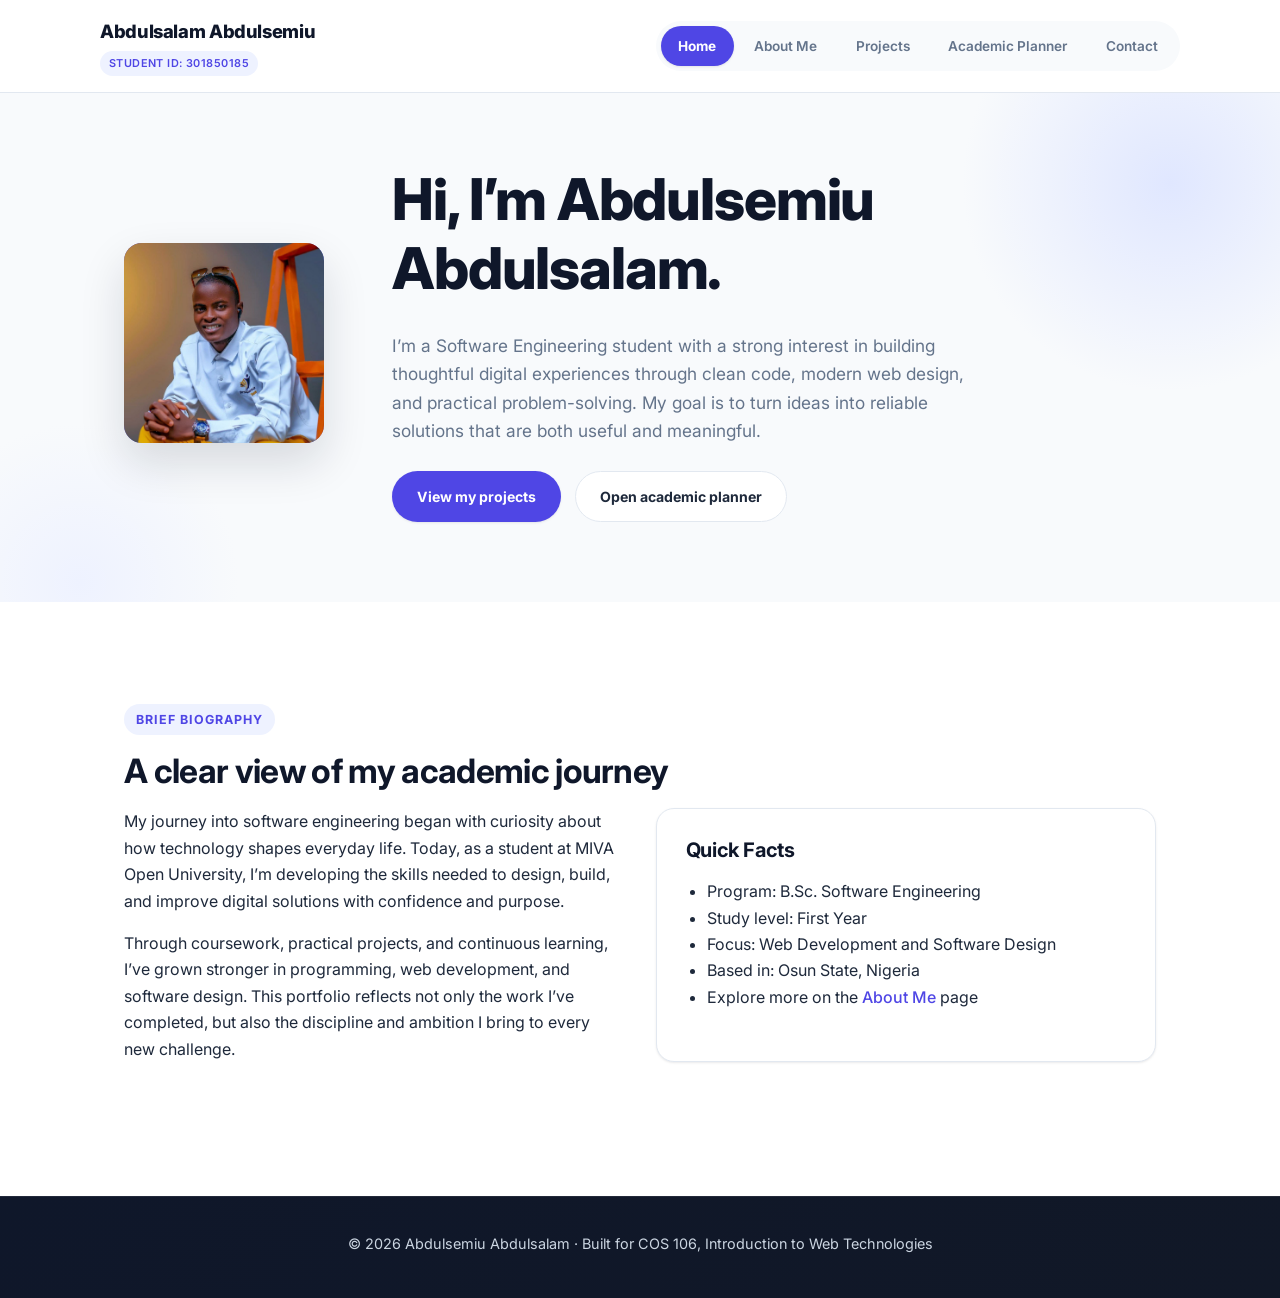
<file: index.html>
<!DOCTYPE html>
<html lang="en">
<head>
<meta charset="UTF-8">
<meta name="viewport" content="width=device-width, initial-scale=1.0">
<title>Homepage</title>
<meta name="description" content="Student portfolio and academic management site for Alex Carter, Computer Science student.">
<link rel="stylesheet" href="./style.css">
</head>
<body>

<header class="site-header">
  <div class="header-inner">
    <a href="index.html" class="brand">Abdulsalam Abdulsemiu 
      <span class="id-line">STUDENT ID: 301850185</span>
    </a>
    <button class="nav-toggle" id="navToggle" aria-expanded="false" aria-controls="mainNav">Menu ☰</button>
    <ul class="folder-nav" id="mainNav">
      <li><a href="index.html" aria-current="page">Home</a></li>
      <li><a href="about.html">About Me</a></li>
      <li><a href="project.html">Projects</a></li>
      <li><a href="planner.html">Academic Planner</a></li>
      <li><a href="contact.html">Contact</a></li>
    </ul>
  </div>
</header>

<main>
  <!-- ============ HERO / OPEN STUDENT FILE ============ -->
  <section class="hero">
    <div class="hero-inner">
      <div class="photo-frame" aria-hidden="false">
        <img class="student-photo" src="images/photo_2026-07-14_23-37-24.jpg" alt="Portrait of Abdulsemiu Abdulsalam" onerror="this.onerror=null; this.src='images/student.svg';">
      </div>
      <div class="hero-text">
        <h1>Hi, I’m Abdulsemiu Abdulsalam.</h1>
        <p class="welcome">I’m a Software Engineering student with a strong interest in building thoughtful digital experiences through clean code, modern web design, and practical problem-solving. My goal is to turn ideas into reliable solutions that are both useful and meaningful.</p>
        <div class="btn-row">
          <a href="project.html" class="btn btn-primary">View my projects</a>
          <a href="planner.html" class="btn btn-ghost">Open academic planner</a>
        </div>
      </div>
    </div>
  </section>

  <div class="wrap">
    <!-- ============ BRIEF BIOGRAPHY ============ -->
    <section class="section" id="bio">
      <span class="eyebrow">Brief Biography</span>
      <h2>A clear view of my academic journey</h2>
      <div class="grid-2">
        <div>
          <p>My journey into software engineering began with curiosity about how technology shapes everyday life. Today, as a student at MIVA Open University, I’m developing the skills needed to design, build, and improve digital solutions with confidence and purpose.</p>
          <p>Through coursework, practical projects, and continuous learning, I’ve grown stronger in programming, web development, and software design. This portfolio reflects not only the work I’ve completed, but also the discipline and ambition I bring to every new challenge.</p>
        </div>
        <div class="card">
          <h3>Quick Facts</h3>
          <ul>
            <li>Program: B.Sc. Software Engineering</li>
            <li>Study level: First Year</li>
            <li>Focus: Web Development and Software Design</li>
            <li>Based in: Osun State, Nigeria</li>
            <li>Explore more on the <a href="about.html">About Me</a> page</li>
          </ul>
        </div>
      </div>
    </section>
  </div>
</main>

<footer class="site-footer">
  <p>&copy; 2026 Abdulsemiu Abdulsalam · Built for COS 106, Introduction to Web Technologies</p>
</footer>

<script src="./script.js"></script>
</body>
</html>
</file>
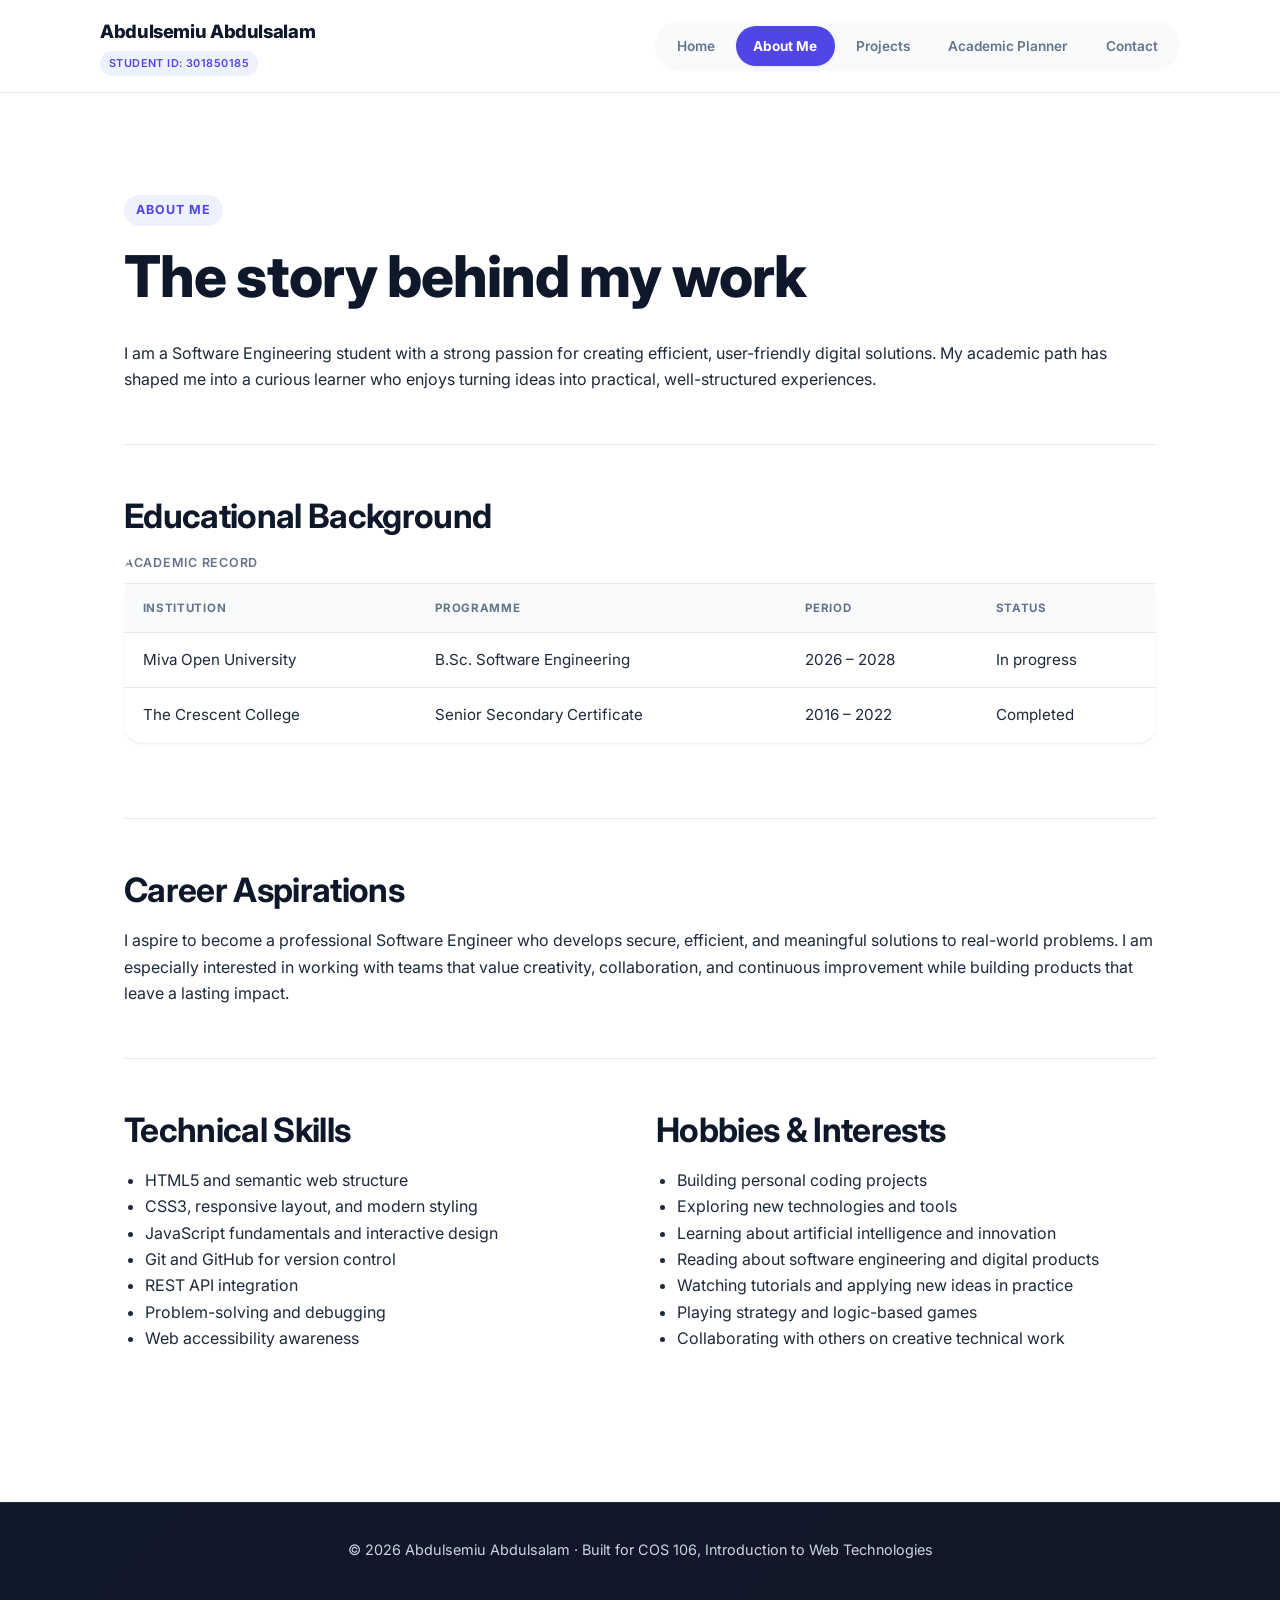
<file: about.html>
<!DOCTYPE html>
<html lang="en">
<head>
<meta charset="UTF-8">
<meta name="viewport" content="width=device-width, initial-scale=1.0">
<title>About Me</title>
<meta name="description" content="Educational background, skills, and interests of Alex Carter.">
<link rel="stylesheet" href="./style.css">
</head>
<body>

<header class="site-header">
  <div class="header-inner">
    <a href="index.html" class="brand">Abdulsemiu Abdulsalam
      <span class="id-line">STUDENT ID: 301850185</span>
    </a>
    <button class="nav-toggle" id="navToggle" aria-expanded="false" aria-controls="mainNav">Menu ☰</button>
    <ul class="folder-nav" id="mainNav">
      <li><a href="index.html">Home</a></li>
      <li><a href="about.html" aria-current="page">About Me</a></li>
      <li><a href="project.html">Projects</a></li>
      <li><a href="planner.html">Academic Planner</a></li>
      <li><a href="contact.html">Contact</a></li>
    </ul>
  </div>
</header>

<main>
  <div class="wrap">
    <section class="section" id="intro">
      <span class="eyebrow">About Me</span>
      <h1>The story behind my work</h1>
      <p>I am a Software Engineering student with a strong passion for creating efficient, user-friendly digital solutions. My academic path has shaped me into a curious learner who enjoys turning ideas into practical, well-structured experiences.</p>
    </section>

    <!-- ============ EDUCATIONAL BACKGROUND (TABLE) ============ -->
    <section class="section" id="education">
      <h2>Educational Background</h2>
      <table>
        <caption>Academic record</caption>
        <thead>
          <tr>
            <th scope="col">Institution</th>
            <th scope="col">Programme</th>
            <th scope="col">Period</th>
            <th scope="col">Status</th>
          </tr>
        </thead>
        <tbody>
          <tr>
            <td>Miva Open University</td>
            <td>B.Sc. Software Engineering</td>
            <td>2026 – 2028</td>
            <td>In progress</td>
          </tr>
          <tr>
            <td>The Crescent College</td>
            <td>Senior Secondary Certificate</td>
            <td>2016 – 2022</td>
            <td>Completed</td>
          </tr>
        </tbody>
      </table>
    </section>

    <!-- ============ CAREER ASPIRATIONS ============ -->
    <section class="section" id="aspirations">
      <h2>Career Aspirations</h2>
      <p>I aspire to become a professional Software Engineer who develops secure, efficient, and meaningful solutions to real-world problems. I am especially interested in working with teams that value creativity, collaboration, and continuous improvement while building products that leave a lasting impact.</p>
    </section>

    <div class="grid-2">
      <!-- ============ TECHNICAL SKILLS ============ -->
      <section class="section" id="skills" style="border-bottom:none;">
        <h2>Technical Skills</h2>
        <ul>
          <li>HTML5 and semantic web structure</li>
          <li>CSS3, responsive layout, and modern styling</li>
          <li>JavaScript fundamentals and interactive design</li>
          <li>Git and GitHub for version control</li>
          <li>REST API integration</li>
          <li>Problem-solving and debugging</li>
          <li>Web accessibility awareness</li>
        </ul>
      </section>

      <!-- ============ HOBBIES AND INTERESTS ============ -->
      <section class="section" id="hobbies" style="border-bottom:none;">
        <h2>Hobbies &amp; Interests</h2>
        <ul>
          <li>Building personal coding projects</li>
          <li>Exploring new technologies and tools</li>
          <li>Learning about artificial intelligence and innovation</li>
          <li>Reading about software engineering and digital products</li>
          <li>Watching tutorials and applying new ideas in practice</li>
          <li>Playing strategy and logic-based games</li>
          <li>Collaborating with others on creative technical work</li>
        </ul>
      </section>
    </div>
  </div>
</main>

<footer class="site-footer">
  <p>&copy; 2026 Abdulsemiu Abdulsalam · Built for COS 106, Introduction to Web Technologies</p>
</footer>

<script src="./script.js"></script>
</body>
</html>
</file>
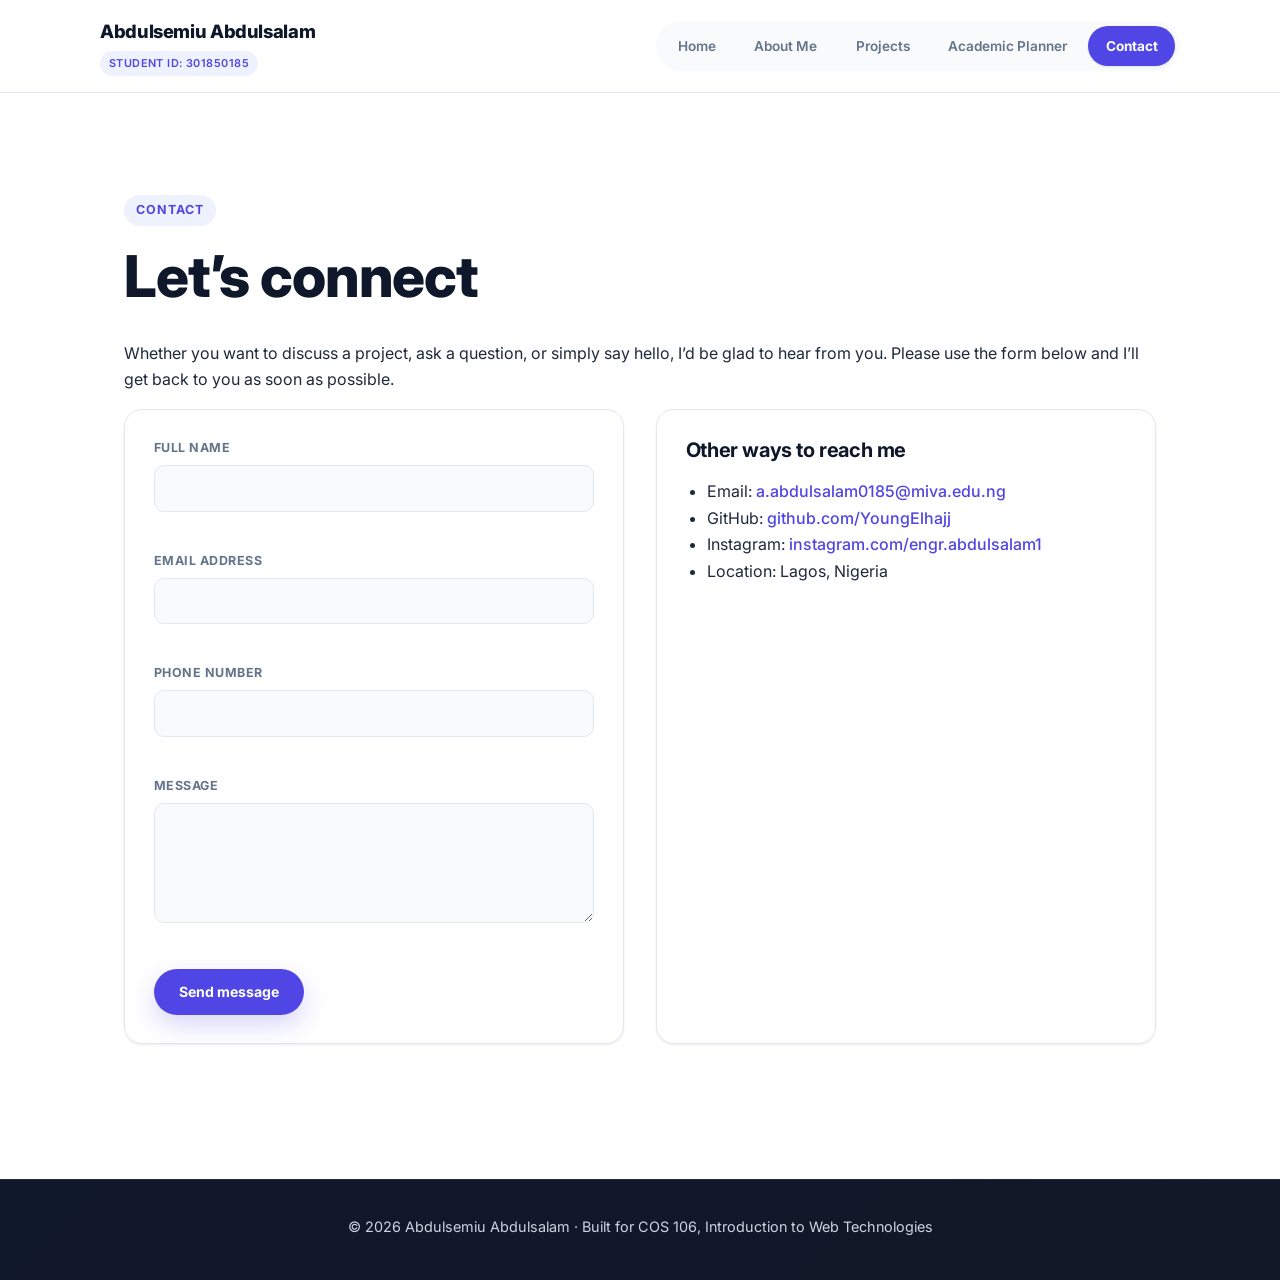
<file: contact.html>
<!DOCTYPE html>
<html lang="en">
<head>
<meta charset="UTF-8">
<meta name="viewport" content="width=device-width, initial-scale=1.0">
<title>Contact</title>
<meta name="description" content="Get in touch with Alex Carter.">
<link rel="stylesheet" href="./style.css">
</head>
<body>

<header class="site-header">
  <div class="header-inner">
    <a href="index.html" class="brand">Abdulsemiu Abdulsalam
      <span class="id-line">STUDENT ID: 301850185</span>
    </a>
    <button class="nav-toggle" id="navToggle" aria-expanded="false" aria-controls="mainNav">Menu ☰</button>
    <ul class="folder-nav" id="mainNav">
      <li><a href="index.html">Home</a></li>
      <li><a href="about.html">About Me</a></li>
      <li><a href="project.html">Projects</a></li>
      <li><a href="planner.html">Academic Planner</a></li>
      <li><a href="contact.html" aria-current="page">Contact</a></li>
    </ul>
  </div>
</header>

<main>
  <div class="wrap">
    <section class="section" style="border-bottom:none;">
      <span class="eyebrow">Contact</span>
      <h1>Let’s connect</h1>
      <p>Whether you want to discuss a project, ask a question, or simply say hello, I’d be glad to hear from you. Please use the form below and I’ll get back to you as soon as possible.</p>

      <div class="grid-2">
        <!-- ============ CONTACT FORM ============ -->
        <form id="contact-form" class="contact-form" novalidate>
          <div class="field">
            <label for="name">Full name</label>
            <input type="text" id="name" name="name" autocomplete="name">
            <p class="field-error" id="name-error"></p>
          </div>

          <div class="field">
            <label for="email">Email address</label>
            <input type="text" id="email" name="email" autocomplete="email">
            <p class="field-error" id="email-error"></p>
          </div>

          <div class="field">
            <label for="phone">Phone number</label>
            <input type="text" id="phone" name="phone" autocomplete="tel">
            <p class="field-error" id="phone-error"></p>
          </div>

          <div class="field">
            <label for="message">Message</label>
            <textarea id="message" name="message"></textarea>
            <p class="field-error" id="message-error"></p>
          </div>

          <button type="submit" class="btn btn-primary contact-submit-btn">Send message</button>
          <p class="form-status" id="form-status" role="status"></p>
        </form>

        <!-- ============ CONTACT DETAILS ============ -->
        <div class="card">
          <h3>Other ways to reach me</h3>
          <ul>
            <li>Email: <a href="mailto:a.abdulsalam0185@miva.edu.ng">a.abdulsalam0185@miva.edu.ng</a></li>
            <li>GitHub: <a href="https://github.com/YoungElhajj" target="_blank" rel="noopener">github.com/YoungElhajj</a></li>
            <li>Instagram: <a href="https://www.instagram.com/engr.abdulsalam1?igsh=eXRoMHh2bjNuamcz/" target="_blank" rel="noopener">instagram.com/engr.abdulsalam1</a></li>
            <li>Location: Lagos, Nigeria</li>
          </ul>
        </div>
      </div>
    </section>
  </div>
</main>

<footer class="site-footer">
  <p>&copy; 2026 Abdulsemiu Abdulsalam · Built for COS 106, Introduction to Web Technologies</p>
</footer>

<script src="./script.js"></script>
</body>
</html>
</file>
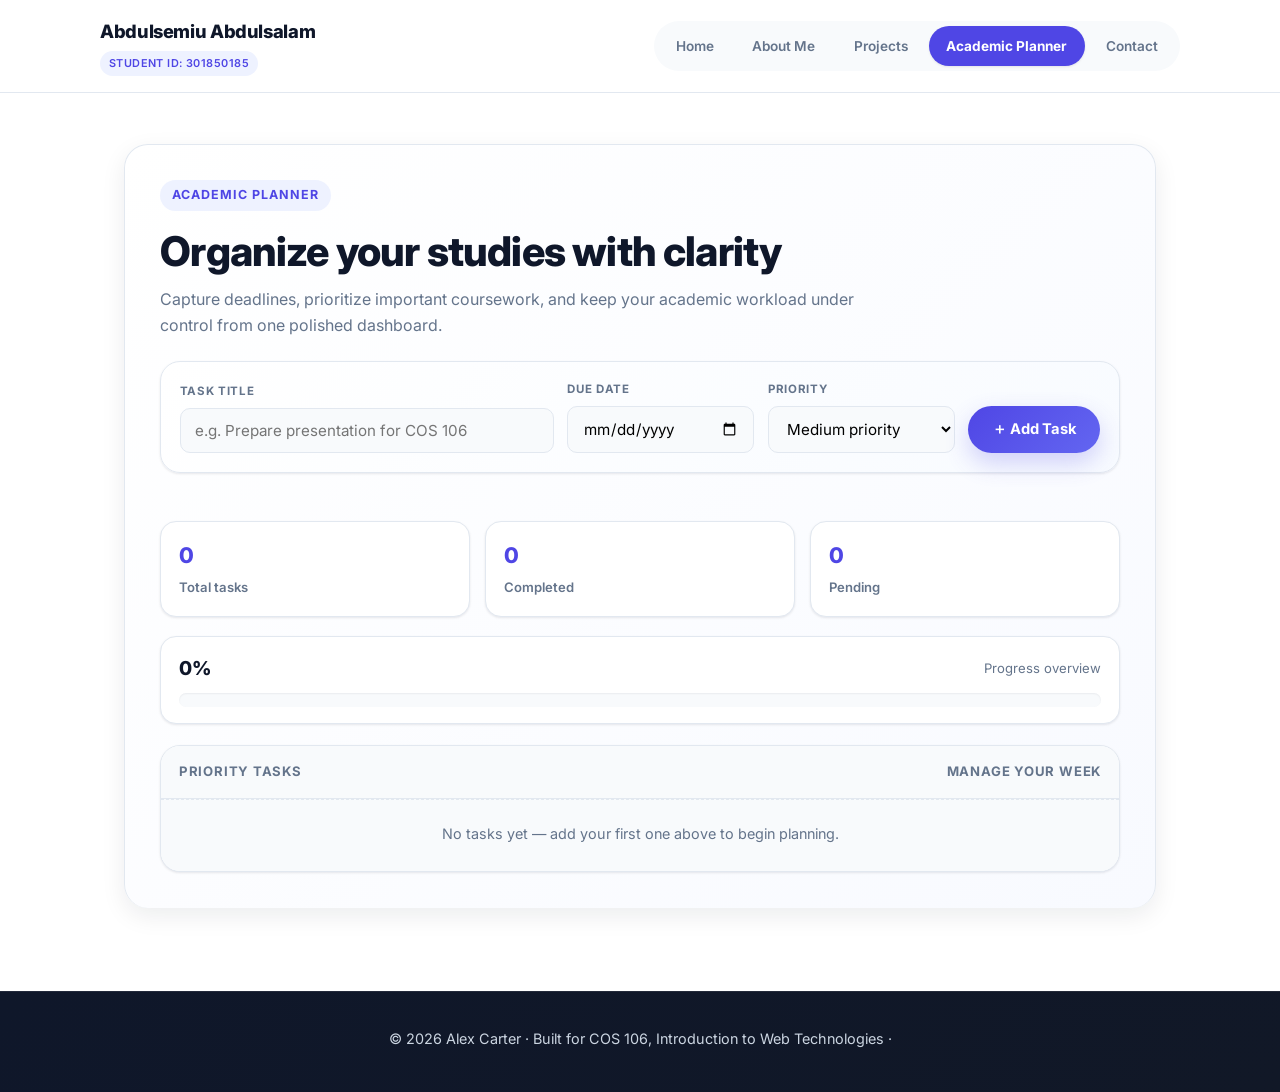
<file: planner.html>
<!DOCTYPE html>
<html lang="en">
<head>
<meta charset="UTF-8">
<meta name="viewport" content="width=device-width, initial-scale=1.0">
<title>Academic Planner</title>
<meta name="description" content="Interactive academic task planner.">
<link rel="stylesheet" href="./style.css">
</head>
<body>

<header class="site-header">
  <div class="header-inner">
    <a href="index.html" class="brand">Abdulsemiu Abdulsalam
      <span class="id-line">STUDENT ID: 301850185</span>
    </a>
    <button class="nav-toggle" id="navToggle" aria-expanded="false" aria-controls="mainNav">Menu ☰</button>
    <ul class="folder-nav" id="mainNav">
      <li><a href="index.html">Home</a></li>
      <li><a href="about.html">About Me</a></li>
      <li><a href="project.html">Projects</a></li>
      <li><a href="planner.html" aria-current="page">Academic Planner</a></li>
      <li><a href="contact.html">Contact</a></li>
    </ul>
  </div>
</header>

<main>
  <div class="wrap">
    <section class="section planner-section" style="border-bottom:none;">
      <div class="planner-intro">
        <span class="eyebrow">Academic Planner</span>
        <h1>Organize your studies with clarity</h1>
        <p>Capture deadlines, prioritize important coursework, and keep your academic workload under control from one polished dashboard.</p>
      </div>

      <!-- ============ TASK ENTRY FORM ============ -->
      <form id="task-form" class="planner-form" novalidate>
        <div class="planner-input-group">
          <label for="task-title" class="planner-field-label">Task title</label>
          <input type="text" id="task-title" name="task-title" placeholder="e.g. Prepare presentation for COS 106" autocomplete="off">
        </div>

        <div class="planner-input-group">
          <label for="task-due" class="planner-field-label">Due date</label>
          <input type="date" id="task-due" name="task-due">
        </div>

        <div class="planner-input-group planner-input-group--select">
          <label for="task-priority" class="planner-field-label">Priority</label>
          <select id="task-priority" name="task-priority">
            <option value="Low">Low priority</option>
            <option value="Medium" selected>Medium priority</option>
            <option value="High">High priority</option>
          </select>
        </div>

        <div class="planner-actions">
          <button type="submit" class="btn btn-primary planner-submit-btn">＋ Add Task</button>
          <button type="button" id="cancel-edit" class="btn btn-ghost" style="display:none; margin-left:0.75rem;">Cancel</button>
        </div>
      </form>
      <p class="planner-error" id="form-error" role="alert"></p>

      <!-- ============ STATS ============ -->
      <div class="planner-stats" id="stats">
        <div class="planner-stat-card"><strong id="stat-total">0</strong><span>Total tasks</span></div>
        <div class="planner-stat-card"><strong id="stat-done">0</strong><span>Completed</span></div>
        <div class="planner-stat-card"><strong id="stat-pending">0</strong><span>Pending</span></div>
      </div>
      <div class="planner-progress" aria-label="Task completion progress">
        <div class="planner-progress__top">
          <strong id="stat-complete-rate">0%</strong>
          <span>Progress overview</span>
        </div>
        <div class="planner-progress__bar" aria-hidden="true">
          <div class="planner-progress__fill" id="progress-fill"></div>
        </div>
      </div>

      <!-- ============ TASK LIST (populated by JavaScript) ============ -->
      <div class="planner-list-shell">
        <div class="planner-list-head">
          <span>Priority tasks</span>
          <span>Manage your week</span>
        </div>
        <ul id="task-list"></ul>
        <p class="empty-state" id="empty-state">No tasks yet — add your first one above to begin planning.</p>
      </div>
    </section>
  </div>
</main>

<footer class="site-footer">
  <p>&copy; 2026 Alex Carter · Built for COS 106, Introduction to Web Technologies ·</p>
</footer>

<script src="./script.js"></script>
</body>
</html>
</file>
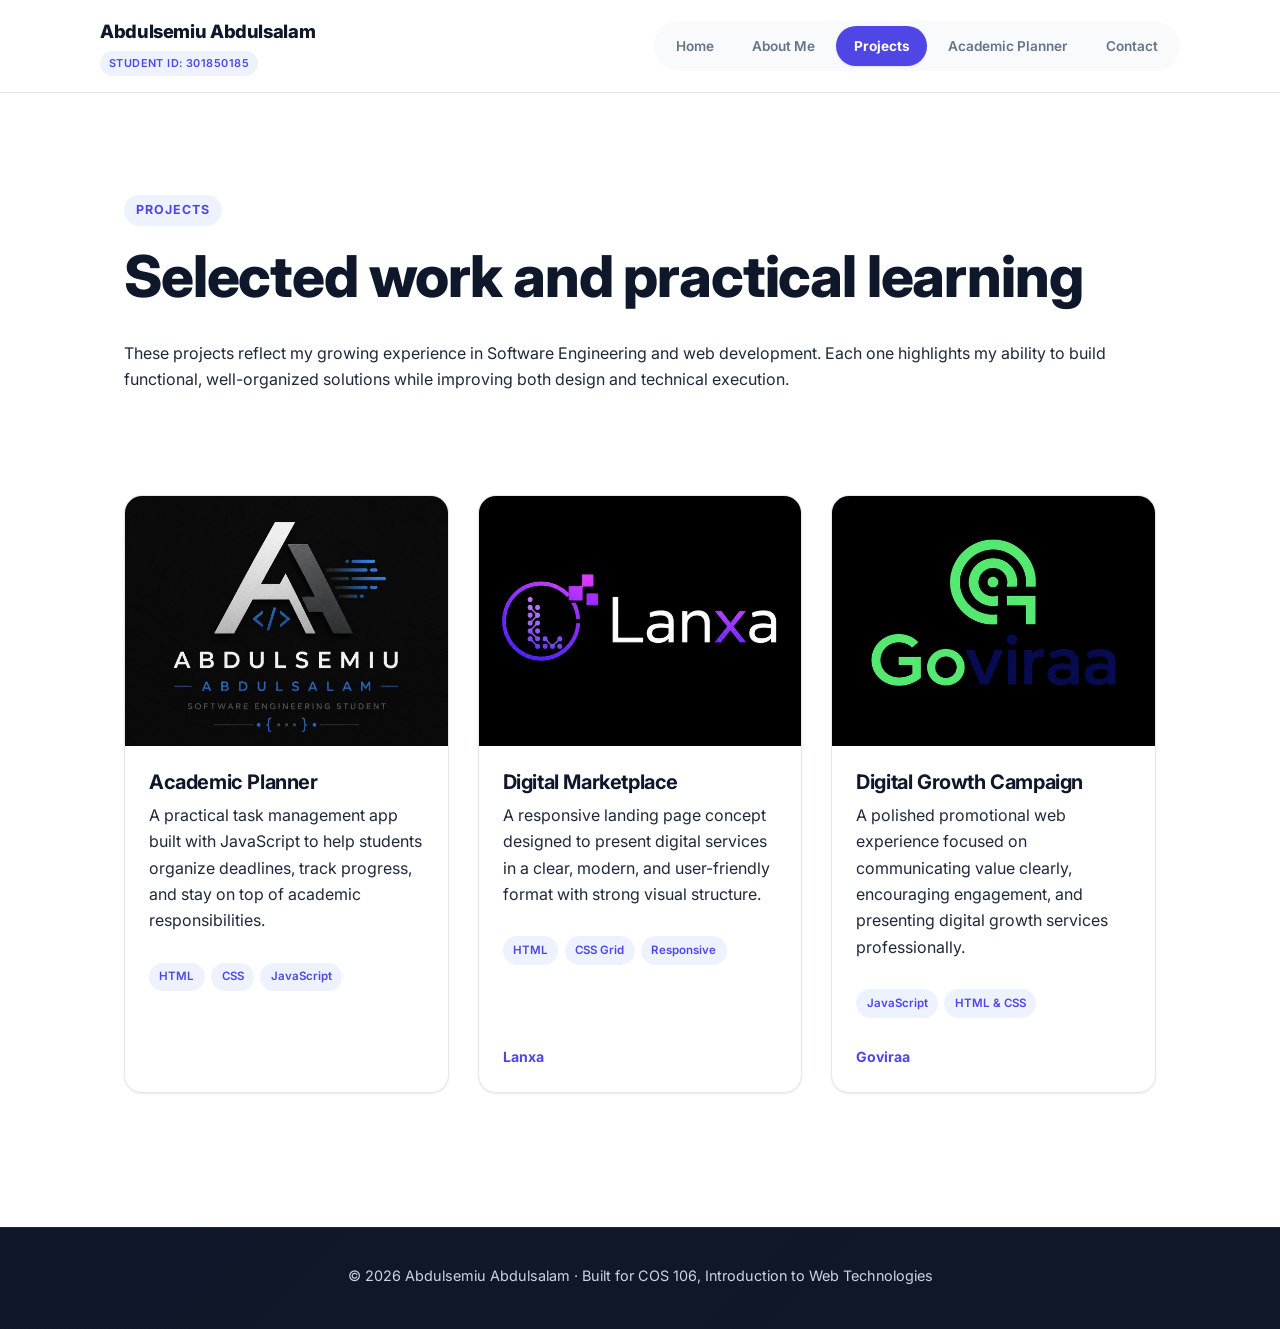
<file: project.html>
<!DOCTYPE html>
<html lang="en">

<head>
  <meta charset="UTF-8">
  <meta name="viewport" content="width=device-width, initial-scale=1.0">
  <title>Projects </title>
  <meta name="description" content="Sample projects built by Alex Carter.">
  <link rel="stylesheet" href="./style.css">
</head>

<body>

  <header class="site-header">
    <div class="header-inner">
      <a href="index.html" class="brand">Abdulsemiu Abdulsalam
        <span class="id-line">STUDENT ID: 301850185</span>

      </a>
      <button class="nav-toggle" id="navToggle" aria-expanded="false" aria-controls="mainNav">Menu ☰</button>
      <ul class="folder-nav" id="mainNav">
        <li><a href="index.html">Home</a></li>
        <li><a href="about.html">About Me</a></li>
        <li><a href="project.html" aria-current="page">Projects</a></li>
        <li><a href="planner.html">Academic Planner</a></li>
        <li><a href="contact.html">Contact</a></li>
      </ul>
    </div>
  </header>

  <main>
    <div class="wrap">
      <section class="section" id="intro" style="border-bottom:none;">
        <span class="eyebrow">Projects</span>
        <h1>Selected work and practical learning</h1>
        <p>These projects reflect my growing experience in Software Engineering and web development. Each one highlights my ability to build functional, well-organized solutions while improving both design and technical execution.</p>
      </section>

      <section class="section" style="border-bottom:none;">
        <div class="project-grid">

          <!-- PROJECT 1 -->
          <article class="project-card">
            <img class="project-thumb" src="./images/photo_2026-07-14_23-59-21.jpg"
              alt="Screenshot of the Academic Planner interface showing a task input field and an Add Task button"
              width="400" height="250">
            <div class="project-body">
              <h3>Academic Planner</h3>
              <p>A practical task management app built with JavaScript to help students organize deadlines, track progress, and stay on top of academic responsibilities.</p>
              <ul class="tag-list">
                <li>HTML</li>
                <li>CSS</li>
                <li>JavaScript</li>
              </ul>
            </div>
          </article>

          <!-- PROJECT 2 -->
          <article class="project-card">
            <img class="project-thumb" src="./images/photo_2026-07-15_00-20-32.jpg" style="width: 100%;"
              alt="Screenshot of a two-column card layout comparing two profile summaries" width="400" height="250">
            <div class="project-body">
              <h3>Digital Marketplace</h3>
              <p>A responsive landing page concept designed to present digital services in a clear, modern, and user-friendly format with strong visual structure.</p>
              <ul class="tag-list">
                <li>HTML</li>
                <li>CSS Grid</li>
                <li>Responsive</li>
              </ul>
              <div class="project-links">
                <a href="https://www.lanxa.net/" target="_blank" rel="noopener">Lanxa</a>
              </div>
            </div>
          </article>

          <!-- PROJECT 3 -->
          <article class="project-card">
            <img class="project-thumb" src="./images/photo_2026-07-15_00-20-01.jpg"
              alt="Screenshot of a line chart titled weather trends dot p y" width="400" height="250">
            <div class="project-body">
              <h3>Digital Growth Campaign</h3>
              <p>A polished promotional web experience focused on communicating value clearly, encouraging engagement, and presenting digital growth services professionally.</p>
              <ul class="tag-list">
                <li>JavaScript</li>
                <li>HTML &amp; CSS</li>
              </ul>
              <div class="project-links">
                <a href="https://www.goviraa.com/" target="_blank" rel="noopener">Goviraa</a>
              </div>
            </div>
          </article>

        </div>
      </section>
    </div>
  </main>

  <footer class="site-footer">
    <p>&copy; 2026 Abdulsemiu Abdulsalam · Built for COS 106, Introduction to Web Technologies</p>
  </footer>

  <script src="./script.js"></script>
</body>

</html>
</file>
<file: style.css>
@import url('https://fonts.googleapis.com/css2?family=Inter:wght@400;500;600;700;800;900&display=swap');

:root {
  --accent: #4F46E5;
  --accent-hover: #4338CA;
  --accent-light: #EEF2FF;
  --accent-soft: #E0E7FF;
  --ink: #0F172A;
  --text: #1E293B;
  --muted: #64748B;
  --border: #E2E8F0;
  --bg: #FFFFFF;
  --bg-soft: #F8FAFC;
  --success-bg: #ECFDF5;
  --success-text: #15803D;
  --success-border: #BBF7D0;
  --danger: #DC2626;
  --danger-bg: #FEF2F2;
  --danger-border: #FECACA;
  --radius: 10px;
  --radius-lg: 18px;
  --max-width: 1080px;
  --shadow-sm: 0 1px 3px rgba(15, 23, 42, 0.06), 0 1px 2px rgba(15, 23, 42, 0.04);
  --shadow-md: 0 8px 24px rgba(15, 23, 42, 0.08);
  --shadow-lg: 0 20px 45px rgba(15, 23, 42, 0.14);
  --ease: cubic-bezier(.4,0,.2,1);
}

* { box-sizing: border-box; }

html { scroll-behavior: smooth; }

body {
  margin: 0;
  font-family: 'Inter', sans-serif;
  color: var(--text);
  background: var(--bg);
  line-height: 1.65;
  -webkit-font-smoothing: antialiased;
}

h1, h2, h3, h4 {
  font-family: 'Inter', sans-serif;
  margin: 0 0 0.5em 0;
  line-height: 1.2;
  letter-spacing: -0.02em;
  color: var(--ink);
  font-weight: 800;
}

h1 { font-size: clamp(2.4rem, 5.5vw, 3.6rem); }
h2 { font-size: clamp(1.6rem, 3.2vw, 2.1rem); font-weight: 700; }
h3 { font-size: 1.25rem; font-weight: 700; }

p { margin: 0 0 1em 0; color: var(--text); }
p:last-child { margin-bottom: 0; }

a {
  color: var(--accent);
  text-decoration: none;
  font-weight: 500;
  transition: color 0.2s var(--ease);
}
a:hover { color: var(--accent-hover); text-decoration: underline; }

.mono {
  font-family: 'Inter', sans-serif;
  font-variant-numeric: tabular-nums;
  letter-spacing: 0.01em;
}

img { max-width: 100%; display: block; }
ul, ol { padding-left: 1.3em; }

.visually-hidden {
  position: absolute !important;
  width: 1px; height: 1px;
  padding: 0; margin: -1px;
  overflow: hidden;
  clip: rect(0,0,0,0);
  white-space: nowrap;
  border: 0;
}

a:focus-visible, button:focus-visible, input:focus-visible,
textarea:focus-visible, select:focus-visible {
  outline: 2px solid var(--accent);
  outline-offset: 2px;
  border-radius: 4px;
}

/* ---------------------------------------------------------
   HEADER
   --------------------------------------------------------- */
.site-header {
  background: rgba(255,255,255,0.85);
  backdrop-filter: blur(10px);
  -webkit-backdrop-filter: blur(10px);
  padding: 1rem 1.5rem;
  position: sticky;
  top: 0;
  z-index: 500;
  border-bottom: 1px solid var(--border);
}

.header-inner {
  max-width: var(--max-width);
  margin: 0 auto;
  display: flex;
  justify-content: space-between;
  align-items: center;
  flex-wrap: wrap;
  gap: 1rem;
}

.brand {
  color: var(--ink);
  font-family: 'Inter', sans-serif;
  font-size: 1.15rem;
  font-weight: 800;
  text-decoration: none;
  letter-spacing: -0.02em;
  display: inline-flex;
  flex-direction: column;
}
.brand:hover { color: var(--accent); text-decoration: none; }
.brand .id-line {
  display: inline-block;
  font-family: 'Inter', sans-serif;
  font-size: 0.68rem;
  font-weight: 600;
  color: var(--accent);
  background: var(--accent-light);
  letter-spacing: 0.04em;
  margin-top: 5px;
  padding: 0.2rem 0.55rem;
  border-radius: 999px;
  width: fit-content;
}

.folder-nav {
  display: flex;
  gap: 0.2rem;
  list-style: none;
  margin: 0;
  padding: 0;
  flex-wrap: wrap;
  background: var(--bg-soft);
  border-radius: 999px;
  padding: 0.3rem;
}

.folder-nav a {
  display: inline-block;
  background: transparent;
  color: var(--muted);
  text-decoration: none;
  font-family: 'Inter', sans-serif;
  font-size: 0.85rem;
  font-weight: 600;
  padding: 0.55rem 1.1rem;
  border-radius: 999px;
  position: static;
  top: auto;
  border: none;
  transition: background 0.18s var(--ease), color 0.18s var(--ease);
}

.folder-nav a:hover {
  background: #fff;
  color: var(--ink);
  box-shadow: var(--shadow-sm);
}

.folder-nav a[aria-current="page"] {
  background: var(--accent);
  color: #fff;
  font-weight: 700;
  box-shadow: var(--shadow-sm);
}

.nav-toggle {
  display: none;
  background: var(--bg-soft);
  border: 1px solid var(--border);
  color: var(--ink);
  font-family: 'Inter', sans-serif;
  font-weight: 600;
  font-size: 0.85rem;
  padding: 0.55rem 0.9rem;
  margin-bottom: 0;
  border-radius: var(--radius);
  cursor: pointer;
  transition: border-color 0.2s var(--ease), background 0.2s var(--ease);
}
.nav-toggle:hover { border-color: var(--accent); background: var(--accent-light); }

@media (max-width: 640px) {
  .nav-toggle { display: inline-block; }
  .folder-nav {
    display: none;
    width: 100%;
    flex-direction: column;
    gap: 0.15rem;
    background: transparent;
    padding: 0.5rem 0 0;
  }
  .folder-nav.open {
    display: flex;
    animation: navDrop 0.2s var(--ease);
  }
  .folder-nav a {
    border-radius: var(--radius);
    background: var(--bg-soft);
    text-align: center;
  }
}

@keyframes navDrop {
  from { opacity: 0; transform: translateY(-6px); }
  to { opacity: 1; transform: translateY(0); }
}

main { display: block; }

.wrap {
  max-width: var(--max-width);
  margin: 0 auto;
  padding: 3.2rem 1.5rem;
}

.section {
  padding: 3.2rem 0;
  border-bottom: 1px solid var(--border);
  animation: fadeUp 0.5s var(--ease) both;
}
.section:last-child { border-bottom: none; }

@keyframes fadeUp {
  from { opacity: 0; transform: translateY(12px); }
  to { opacity: 1; transform: translateY(0); }
}

.eyebrow {
  font-family: 'Inter', sans-serif;
  font-size: 0.78rem;
  font-weight: 700;
  text-transform: uppercase;
  letter-spacing: 0.08em;
  color: var(--accent);
  background: var(--accent-light);
  padding: 0.32rem 0.75rem;
  border-radius: 999px;
  margin-bottom: 1rem;
  display: inline-block;
}

.grid-2 {
  display: grid;
  grid-template-columns: 1fr 1fr;
  gap: 2rem;
}
@media (max-width: 720px) {
  .grid-2 { grid-template-columns: 1fr; }
}

.card {
  background: #fff;
  border: 1px solid var(--border);
  border-radius: var(--radius-lg);
  padding: 1.8rem;
  box-shadow: var(--shadow-sm);
  transition: box-shadow 0.25s var(--ease), transform 0.25s var(--ease), border-color 0.25s var(--ease);
}
.card:hover {
  box-shadow: var(--shadow-md);
  transform: translateY(-3px);
  border-color: var(--accent-soft);
}

/* ---------------------------------------------------------
   HERO (Homepage)
   --------------------------------------------------------- */
.hero {
  background: var(--bg-soft);
  color: var(--text);
  position: relative;
  overflow: hidden;
}

.hero::before {
  content: '';
  position: absolute;
  top: -120px;
  right: -100px;
  width: 420px;
  height: 420px;
  background: radial-gradient(circle, var(--accent-soft) 0%, transparent 70%);
  border-radius: 50%;
  pointer-events: none;
}
.hero::after {
  content: '';
  position: absolute;
  bottom: -140px;
  left: -80px;
  width: 320px;
  height: 320px;
  background: radial-gradient(circle, var(--accent-light) 0%, transparent 70%);
  border-radius: 50%;
  pointer-events: none;
}

.hero-inner {
  max-width: var(--max-width);
  margin: 0 auto;
  padding: 4.5rem 1.5rem 5rem 1.5rem;
  display: grid;
  grid-template-columns: 220px 1fr;
  gap: 3rem;
  align-items: center;
  position: relative;
  z-index: 1;
}
@media (max-width: 720px) {
  .hero-inner { grid-template-columns: 1fr; text-align: center; padding: 3.2rem 1.5rem 3.6rem; }
  .photo-frame { margin: 0 auto; }
}

.photo-frame {
  width: 200px;
  height: 200px;
  border-radius: var(--radius-lg);
  border: none;
  background: linear-gradient(135deg, var(--accent), #818CF8);
  display: flex;
  align-items: center;
  justify-content: center;
  font-family: 'Inter', sans-serif;
  font-weight: 800;
  font-size: 3.2rem;
  color: #fff;
  position: relative;
  overflow: hidden;
  box-shadow: var(--shadow-lg);
  animation: fadeUp 0.6s var(--ease) both;
}

.photo-frame img.student-photo {
  position: absolute;
  inset: 0;
  width: 100%;
  height: 100%;
  object-fit: cover;
  display: block;
}
.photo-frame img.student-photo + * { position: relative; z-index: 1; }
.photo-frame { cursor: pointer; }
.photo-frame .initials { position: relative; z-index: 1; transition: opacity 0.25s ease; }
.photo-frame.has-photo .initials { opacity: 0; }

.photo-frame .upload-hint {
  position: absolute;
  bottom: 0.9rem;
  left: 50%;
  transform: translateX(-50%);
  background: rgba(15, 23, 42, 0.75);
  color: #fff;
  font-size: 0.75rem;
  padding: 0.35rem 0.75rem;
  border-radius: 999px;
  opacity: 0;
  pointer-events: none;
}
.photo-frame:hover .upload-hint,
.photo-frame:focus-visible .upload-hint { opacity: 1; }

.modal-overlay {
  position: fixed;
  inset: 0;
  background: rgba(15, 23, 42, 0.45);
  backdrop-filter: blur(3px);
  display: none;
  align-items: center;
  justify-content: center;
  z-index: 999;
}
.modal-overlay.show { display: flex; }

.modal {
  background: #fff;
  padding: 1.8rem;
  border-radius: var(--radius-lg);
  width: min(90%, 360px);
  box-shadow: var(--shadow-lg);
  text-align: center;
}
.modal h2 { margin: 0 0 0.8rem; font-size: 1.15rem; }
.modal p { margin: 0 0 1.2rem; color: var(--muted); font-size: 0.95rem; }

/* Badge (formerly "stamp") */
.stamp {
  position: absolute;
  top: -0.5rem;
  right: -0.9rem;
  background: #fff;
  border: 1px solid var(--border);
  color: var(--accent);
  border-radius: 999px;
  width: auto;
  min-width: 88px;
  height: auto;
  padding: 0.5rem 0.4rem;
  display: flex;
  align-items: center;
  justify-content: center;
  text-align: center;
  font-family: 'Inter', sans-serif;
  font-size: 0.62rem;
  font-weight: 700;
  letter-spacing: 0.04em;
  text-transform: uppercase;
  transform: rotate(-6deg);
  line-height: 1.3;
  box-shadow: var(--shadow-md);
  animation: stampIn 0.5s var(--ease) 0.2s both;
}
@keyframes stampIn {
  from { opacity: 0; transform: rotate(-6deg) scale(0.7); }
  to { opacity: 1; transform: rotate(-6deg) scale(1); }
}
@media (max-width: 720px) {
  .stamp { top: -0.5rem; right: calc(50% - 130px); }
}

.hero-text { animation: fadeUp 0.6s var(--ease) 0.1s both; }
.hero-text .eyebrow { color: var(--accent); background: var(--accent-light); }
.hero-text h1 { color: var(--ink); }
.hero-text .welcome { color: var(--muted); font-size: 1.08rem; max-width: 52ch; }

.btn-row { display: flex; gap: 0.9rem; margin-top: 1.6rem; flex-wrap: wrap; }

.btn {
  font-family: 'Inter', sans-serif;
  font-size: 0.88rem;
  font-weight: 700;
  padding: 0.8rem 1.5rem;
  border-radius: 999px;
  text-decoration: none;
  display: inline-block;
  border: 1px solid transparent;
  cursor: pointer;
  transition: transform 0.2s var(--ease), box-shadow 0.2s var(--ease), background 0.2s var(--ease), color 0.2s var(--ease), border-color 0.2s var(--ease);
}
.btn:hover { transform: translateY(-2px); text-decoration: none; }
.btn-primary { background: var(--accent); color: #fff; box-shadow: var(--shadow-sm); }
.btn-primary:hover { background: var(--accent-hover); color: #fff; box-shadow: var(--shadow-md); }
.btn-ghost { border-color: var(--border); color: var(--text); background: #fff; }
.btn-ghost:hover { border-color: var(--accent); color: var(--accent); background: var(--accent-light); }

/* ---------------------------------------------------------
   TABLES
   --------------------------------------------------------- */
table {
  width: 100%;
  border-collapse: collapse;
  margin: 1rem 0 1.5rem 0;
  font-size: 0.95rem;
  background: #fff;
  border: 1px solid var(--border);
  border-radius: var(--radius-lg);
  overflow: hidden;
  box-shadow: var(--shadow-sm);
}
caption {
  text-align: left;
  font-family: 'Inter', sans-serif;
  font-size: 0.78rem;
  font-weight: 600;
  color: var(--muted);
  margin-bottom: 0.6rem;
  text-transform: uppercase;
  letter-spacing: 0.06em;
}
th, td {
  text-align: left;
  padding: 0.9rem 1.1rem;
  border-bottom: 1px solid var(--border);
}
tbody tr:hover { background: var(--bg-soft); }
tbody tr:last-child td { border-bottom: none; }
th {
  font-family: 'Inter', sans-serif;
  font-size: 0.72rem;
  font-weight: 700;
  text-transform: uppercase;
  letter-spacing: 0.06em;
  color: var(--muted);
  background: var(--bg-soft);
  border-bottom: 1px solid var(--border);
}

/* ---------------------------------------------------------
   PROJECTS
   --------------------------------------------------------- */
.project-grid {
  display: grid;
  grid-template-columns: repeat(auto-fit, minmax(280px, 1fr));
  gap: 1.8rem;
}

.project-card {
  background: #fff;
  border: 1px solid var(--border);
  border-radius: var(--radius-lg);
  overflow: hidden;
  display: flex;
  flex-direction: column;
  box-shadow: var(--shadow-sm);
  transition: transform 0.25s var(--ease), box-shadow 0.25s var(--ease), border-color 0.25s var(--ease);
}
.project-card:hover {
  transform: translateY(-5px);
  box-shadow: var(--shadow-lg);
  border-color: var(--accent-soft);
}

.project-thumb {
  aspect-ratio: 16/10;
  background: var(--bg-soft);
  object-fit: cover;
  width: 100%;
  transition: transform 0.4s var(--ease);
}
.project-card:hover .project-thumb { transform: scale(1.04); }

.project-body { padding: 1.5rem; flex: 1; display: flex; flex-direction: column; }
.project-body h3 { margin-bottom: 0.5rem; }

.tag-list { list-style: none; padding: 0; display: flex; gap: 0.4rem; flex-wrap: wrap; margin: 0.8rem 0; }
.tag-list li {
  font-family: 'Inter', sans-serif;
  font-size: 0.72rem;
  font-weight: 600;
  background: var(--accent-light);
  border: none;
  padding: 0.3rem 0.65rem;
  border-radius: 999px;
  color: var(--accent);
}

.project-links { margin-top: auto; padding-top: 0.9rem; display: flex; gap: 1rem; }
.project-links a { font-family: 'Inter', sans-serif; font-size: 0.88rem; font-weight: 700; }

/* ---------------------------------------------------------
   ACADEMIC PLANNER
   --------------------------------------------------------- */
.planner-section {
  padding: 2.2rem;
  background: linear-gradient(135deg, #ffffff 0%, #f8faff 100%);
  border: 1px solid var(--border);
  border-radius: 24px;
  box-shadow: var(--shadow-md);
}

.planner-intro {
  margin-bottom: 1.4rem;
}

.planner-intro h1 {
  margin-bottom: 0.6rem;
  font-size: clamp(1.9rem, 3.2vw, 2.6rem);
}

.planner-intro p {
  max-width: 720px;
  color: var(--muted);
  font-size: 1rem;
}

.planner-form {
  display: grid;
  grid-template-columns: minmax(0, 2fr) minmax(145px, 1fr) minmax(145px, 1fr) auto;
  gap: 0.85rem;
  align-items: end;
  margin-bottom: 1rem;
  background: linear-gradient(135deg, #ffffff, #f8fbff);
  padding: 1.15rem;
  border-radius: 20px;
  border: 1px solid var(--border);
  box-shadow: var(--shadow-sm);
}

.planner-input-group {
  display: flex;
  flex-direction: column;
  gap: 0.4rem;
}

.planner-field-label {
  font-size: 0.72rem;
  font-weight: 700;
  letter-spacing: 0.06em;
  text-transform: uppercase;
  color: var(--muted);
}

.planner-form input[type="text"],
.planner-form select,
.planner-form input[type="date"] {
  font-family: 'Inter', sans-serif;
  padding: 0.78rem 0.9rem;
  border: 1px solid var(--border);
  border-radius: var(--radius);
  font-size: 0.95rem;
  width: 100%;
  background: var(--bg-soft);
  transition: border-color 0.2s var(--ease), box-shadow 0.2s var(--ease), background 0.2s var(--ease);
}

.planner-form input[type="text"]:focus,
.planner-form select:focus,
.planner-form input[type="date"]:focus {
  border-color: var(--accent);
  background: #fff;
  box-shadow: 0 0 0 3px var(--accent-light);
  outline: none;
}

.planner-actions {
  display: flex;
  gap: 0.6rem;
  flex-wrap: wrap;
}

.planner-submit-btn {
  background: linear-gradient(135deg, var(--accent), #6366f1);
  color: #fff;
  border: none;
  box-shadow: 0 10px 24px rgba(79, 70, 229, 0.24);
  padding: 0.9rem 1.35rem;
  font-size: 0.92rem;
  min-width: 132px;
  justify-content: center;
}

.planner-submit-btn:hover {
  background: linear-gradient(135deg, var(--accent-hover), #4f46e5);
  box-shadow: 0 12px 28px rgba(79, 70, 229, 0.3);
}

.planner-form input.invalid, .planner-form select.invalid { border-color: var(--danger); }

.planner-error {
  color: var(--danger);
  font-family: 'Inter', sans-serif;
  font-weight: 600;
  font-size: 0.82rem;
  min-height: 1.2em;
  margin: 0.6rem 0 1rem;
}

.planner-stats {
  display: grid;
  grid-template-columns: repeat(3, minmax(0, 1fr));
  gap: 0.95rem;
  margin-bottom: 1.2rem;
}

.planner-stat-card {
  background: #fff;
  border: 1px solid var(--border);
  border-radius: 16px;
  padding: 1rem 1.1rem;
  box-shadow: var(--shadow-sm);
}

.planner-stat-card strong {
  color: var(--accent);
  font-size: 1.35rem;
  display: block;
  font-weight: 800;
}

.planner-stat-card span {
  font-family: 'Inter', sans-serif;
  font-size: 0.82rem;
  font-weight: 600;
  color: var(--muted);
}

.planner-progress {
  margin-bottom: 1.3rem;
  background: #fff;
  border: 1px solid var(--border);
  border-radius: 16px;
  padding: 1rem 1.1rem;
  box-shadow: var(--shadow-sm);
}

.planner-progress__top {
  display: flex;
  justify-content: space-between;
  gap: 1rem;
  align-items: center;
  font-family: 'Inter', sans-serif;
  font-size: 0.82rem;
  color: var(--muted);
  margin-bottom: 0.55rem;
}

.planner-progress__top strong {
  font-family: 'Inter', sans-serif;
  color: var(--ink);
  font-size: 1.2rem;
  font-weight: 800;
  display: block;
}

.planner-progress__bar {
  height: 0.85rem;
  width: 100%;
  border-radius: 999px;
  background: var(--bg-soft);
  overflow: hidden;
  box-shadow: inset 0 1px 2px rgba(15,23,42,0.06);
}

.planner-progress__fill {
  width: 0%;
  height: 100%;
  background: linear-gradient(90deg, var(--accent), #818CF8);
  transition: width 0.3s var(--ease);
}

.planner-list-shell {
  background: #fff;
  border: 1px solid var(--border);
  border-radius: 20px;
  overflow: hidden;
  box-shadow: var(--shadow-sm);
}

.planner-list-head {
  display: flex;
  justify-content: space-between;
  align-items: center;
  padding: 0.95rem 1.1rem;
  background: var(--bg-soft);
  border-bottom: 1px solid var(--border);
  font-size: 0.82rem;
  font-weight: 700;
  color: var(--muted);
  text-transform: uppercase;
  letter-spacing: 0.06em;
}

#task-list {
  list-style: none;
  padding: 0;
  margin: 0;
}

.task-item {
  display: flex;
  align-items: center;
  gap: 0.9rem;
  padding: 1rem 1.1rem;
  border-bottom: 1px solid var(--border);
  transition: background 0.2s var(--ease);
}

.task-item:last-child { border-bottom: none; }
.task-item:hover { background: var(--bg-soft); }

.task-item.completed .task-title { text-decoration: line-through; color: var(--muted); }
.task-item.completed .task-check { background: var(--accent); border-color: var(--accent); }

.task-check {
  width: 22px;
  height: 22px;
  border: 2px solid var(--border);
  border-radius: 50%;
  flex-shrink: 0;
  cursor: pointer;
  display: flex;
  align-items: center;
  justify-content: center;
  background: #fff;
  color: #fff;
  font-size: 0.8rem;
  transition: background 0.2s var(--ease), border-color 0.2s var(--ease), transform 0.15s var(--ease);
}
.task-check:hover { transform: scale(1.08); border-color: var(--accent); }

.task-info { flex: 1; min-width: 0; }
.task-title { font-weight: 600; color: var(--ink); }
.task-meta { font-family: 'Inter', sans-serif; font-size: 0.74rem; color: var(--muted); }

.task-actions { display: flex; gap: 0.5rem; align-items: center; }

.task-edit, .task-delete {
  background: #fff;
  border: 1px solid var(--border);
  color: var(--text);
  font-family: 'Inter', sans-serif;
  font-weight: 600;
  font-size: 0.74rem;
  padding: 0.45rem 0.8rem;
  border-radius: var(--radius);
  cursor: pointer;
  transition: background 0.2s var(--ease), color 0.2s var(--ease), border-color 0.2s var(--ease);
}
.task-edit:hover { border-color: var(--accent); background: var(--accent-light); color: var(--accent-hover); }

.task-delete { color: var(--danger); }
.task-delete:hover { background: var(--danger-bg); color: var(--danger); border-color: var(--danger-border); }

.empty-state {
  font-family: 'Inter', sans-serif;
  font-size: 0.9rem;
  color: var(--muted);
  padding: 1.4rem 1rem 1.6rem;
  border-top: 1px dashed var(--border);
  text-align: center;
  background: var(--bg-soft);
}

@media (max-width: 900px) {
  .planner-form {
    grid-template-columns: 1fr 1fr;
  }

  .planner-actions {
    grid-column: 1 / -1;
  }
}

@media (max-width: 640px) {
  .planner-section {
    padding: 1.25rem;
  }

  .planner-form {
    grid-template-columns: 1fr;
  }

  .planner-stats {
    grid-template-columns: 1fr;
  }

  .planner-list-head {
    flex-direction: column;
    align-items: flex-start;
    gap: 0.2rem;
  }
}

/* ---------------------------------------------------------
   CONTACT FORM
   --------------------------------------------------------- */
.contact-form {
  display: flex;
  flex-direction: column;
  gap: 1.2rem;
  max-width: 520px;
  background: #fff;
  padding: 1.8rem;
  border-radius: var(--radius-lg);
  border: 1px solid var(--border);
  box-shadow: var(--shadow-sm);
}
.field label {
  display: block;
  font-family: 'Inter', sans-serif;
  font-size: 0.78rem;
  font-weight: 700;
  text-transform: uppercase;
  letter-spacing: 0.04em;
  color: var(--muted);
  margin-bottom: 0.4rem;
}
.field input, .field textarea {
  width: 100%;
  font-family: 'Inter', sans-serif;
  font-size: 0.95rem;
  padding: 0.8rem 0.95rem;
  border: 1px solid var(--border);
  border-radius: var(--radius);
  background: var(--bg-soft);
  transition: border-color 0.2s var(--ease), box-shadow 0.2s var(--ease), background 0.2s var(--ease);
}
.field input:focus, .field textarea:focus {
  border-color: var(--accent);
  background: #fff;
  box-shadow: 0 0 0 3px var(--accent-light);
  outline: none;
}
.field textarea { resize: vertical; min-height: 120px; }

.contact-submit-btn {
  background: linear-gradient(135deg, var(--accent), #4f46e5);
  color: #fff;
  border: none;
  box-shadow: 0 10px 24px rgba(79, 70, 229, 0.22);
  padding: 0.9rem 1.4rem;
  width: fit-content;
  min-width: 150px;
}

.contact-submit-btn:hover {
  background: linear-gradient(135deg, var(--accent-hover), #4338ca);
  box-shadow: 0 12px 28px rgba(79, 70, 229, 0.28);
}

.field-error {
  color: var(--danger);
  font-size: 0.8rem;
  font-weight: 500;
  font-family: 'Inter', sans-serif;
  min-height: 1.1em;
  margin-top: 0.35rem;
}
.field input.invalid, .field textarea.invalid { border-color: var(--danger); }

.form-status {
  font-family: 'Inter', sans-serif;
  font-weight: 500;
  font-size: 0.88rem;
  padding: 0.9rem 1.1rem;
  border-radius: var(--radius);
  display: none;
}
.form-status.show { display: block; animation: fadeUp 0.3s var(--ease) both; }
.form-status.success { background: var(--success-bg); color: var(--success-text); border: 1px solid var(--success-border); }
.form-status.error { background: var(--danger-bg); color: var(--danger); border: 1px solid var(--danger-border); }

/* ---------------------------------------------------------
   FOOTER
   --------------------------------------------------------- */
.site-footer {
  background: linear-gradient(135deg, #0f172a 0%, #111827 100%);
  color: #cbd5e1;
  padding: 2.2rem 1.5rem 2.6rem;
  text-align: center;
  font-family: 'Inter', sans-serif;
  font-size: 0.9rem;
  border-top: 1px solid rgba(255,255,255,0.08);
  margin-top: 2rem;
}

.site-footer p {
  margin: 0 auto;
  max-width: 760px;
  color: #cbd5e1;
}

.site-footer a {
  color: #c7d2fe;
  font-weight: 600;
  text-decoration: none;
}

.site-footer a:hover {
  color: #ffffff;
  text-decoration: underline;
}

/* Reduced motion */
@media (prefers-reduced-motion: reduce) {
  html { scroll-behavior: auto; }
  * { transition: none !important; animation: none !important; }
}
</file>
